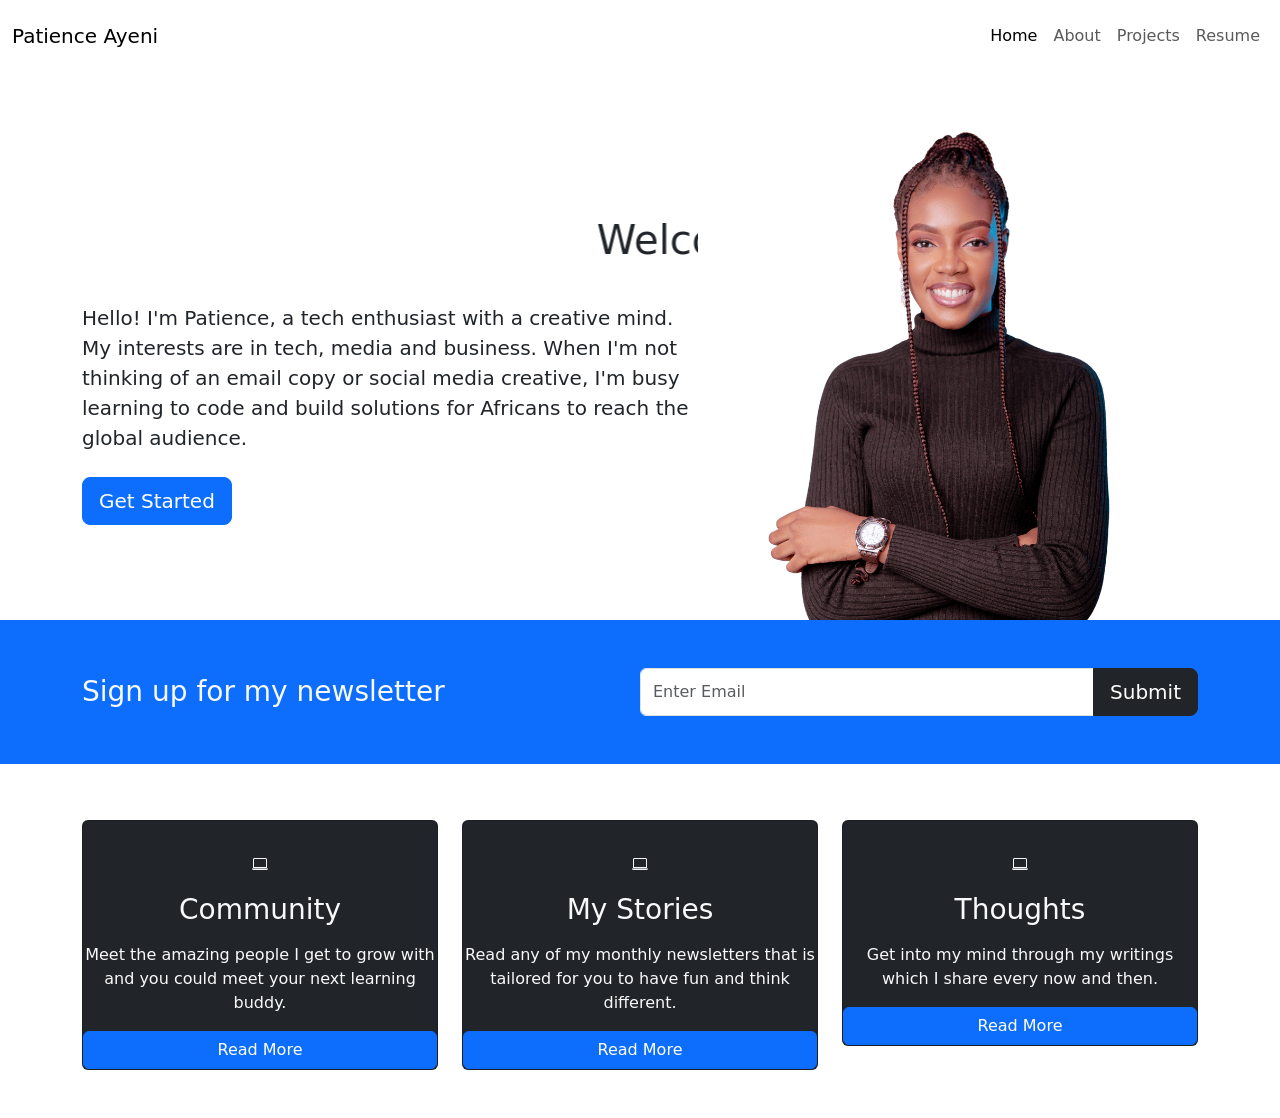
<file: index.html>
<!DOCTYPE html>
<html lang="en">
  <head>
    <meta charset="UTF-8" />
    <meta http-equiv="X-UA-Compatible" content="IE=edge" />
    <meta name="viewport" content="width=device-width, initial-scale=1.0" />
    <link
      href="https://cdn.jsdelivr.net/npm/bootstrap@5.2.1/dist/css/bootstrap.min.css"
      rel="stylesheet"
      integrity="sha384-iYQeCzEYFbKjA/T2uDLTpkwGzCiq6soy8tYaI1GyVh/UjpbCx/TYkiZhlZB6+fzT"
      crossorigin="anonymous"
      href="https://cdnjs.cloudflare.com/ajax/libs/font-awesome/6.2.0/css/all.min.css"
          integrity="sha512-xh6O/CkQoPOWDdYTDqeRdPCVd1SpvCA9XXcUnZS2FmJNp1coAFzvtCN9BmamE+4aHK8yyUHUSCcJHgXloTyT2A=="
          crossorigin="anonymous"
          referrerpolicy="no-referrer" />
          <link rel="stylesheet" href="https://cdn.jsdelivr.net/npm/bootstrap-icons@1.3.0/font/bootstrap-icons.css">

    <link rel="stylesheet" href="/asset/css/styles.css">

    <title>Patience Website</title>
  </head>
  <body>
    <!-- Navbar -->
    <nav class="navbar navbar-expand-lg bg-gradient py-3">
      <div class="container-fluid">
        <a class="navbar-brand" href="#">Patience Ayeni</a>
        <button
          class="navbar-toggler"
          type="button"
          data-bs-toggle="collapse"
          data-bs-target="#navbarText"
          aria-controls="navbarText"
          aria-expanded="false"
          aria-label="Toggle navigation"
        >
          <span class="navbar-toggler-icon"></span>
        </button>
        <div class="collapse navbar-collapse" id="navbarText">
          <ul class="navbar-nav ms-auto">
            <li class="nav-item">
              <a class="nav-link active" aria-current="page" href="home.html"
                >Home</a
              >
            </li>
            <li class="nav-item">
              <a class="nav-link" href="about.html">About</a>
            </li>
            <li class="nav-item">
              <a class="nav-link" href="projects.html">Projects</a>
            </li>
            <li class="nav-item">
              <a class="nav-link" href="resume.html">Resume</a>
            </li>
          </ul>
          <!-- <span class="navbar-text">
                  Hi! I'm Patience
                </span> -->
        </div>
      </div>
    </nav>
    <!-- Showcase -->
    <section
      class="bg-bright section text-dark p-5 p-lg-0 pt-lg-5 text-center text-sm-start"
    >
      <div class="container">
        <div class="d-sm-flex align-items-center justify-content-between">
          <div>
            <marquee
              ><h1>
                Welcome to
                <span class="text-warning"> Patience Ayeni's </span> Website
              </h1></marquee
            >
            <p class="lead my-4">
              Hello! I'm Patience, a tech enthusiast with a creative mind. My interests are in tech, media and business. When I'm not thinking of an email copy or social media
              creative, I'm busy learning to code and build solutions for Africans to reach the global audience.
            </p>
            <button class="btn btn-primary btn-lg">Get Started</button>
          </div>
          <img
            class="img-fluid w-50"
            src="asset/images/patience1.png"
            alt=""
          />
        </div>
      </div>
    </section>

    <!-- Newsletter -->
    <section class="bg-primary text-light p-5">
      <div class="container">
        <div class="d-md-flex justify-content-between align-items-center">
          <h3 class="mb-3 mb-md-0">Sign up for my newsletter</h3>

          <div class="input-group news-input">
            <input type="text" class="form-control" placeholder="Enter Email" />
            <button class="btn btn-dark btn-lg" type="button">Submit</button>
          </div>
        </div>
      </div>
    </section>

    <!-- Boxes -->
    <section class="p-5">
      <div class="container">
        <div class="row text-center">
          <div class="col-md-4 mt-2">
            <div class="card bg-dark text-light">
              <div class="card-body text-center">
                <div class="h1 mb-3"></div>
                <i class="bi bi-laptop"></i>
              </div>
              <h3 class="card-title mb-3">Community</h3>
              <p class="card-text"> Meet the amazing people I get to grow with and you could meet your next learning buddy.</p>
              <a href="#" class="btn btn-primary"> Read More</a>
            </div>
          </div>
          <div class="col-md-4 mt-2">
            <div class="card bg-dark text-light">
              <div class="card-body text-center">
              <div class="h1 mb-3"></div>
              <i class="bi bi-laptop"></i>
            </div>
            <h3 class="card-title mb-3">My Stories</h3>
            <p class="card-text"> Read any of my monthly newsletters that is tailored for you to have fun and think different.</p>
            <a href="#" class="btn btn-primary"> Read More</a>
          </div>
        </div>
          <div class="col-md-4 mt-2">
            <div class="card bg-dark text-light">
              <div class="card-body text-center">
                <div class="h1 mb-3"></div>
                <i class="bi bi-laptop"></i>
              </div>
              <h3 class="card-title mb-3">Thoughts</h3>
              <p class="card-text"> Get into my mind through my writings which I share every now and then.</p>
              <a href="#" class="btn btn-primary"> Read More </a>
            </div>
          </div>
        </div>
      </div>
    </section>

  

   

    <script
      src="https://cdn.jsdelivr.net/npm/bootstrap@5.2.1/dist/js/bootstrap.bundle.min.js"
      integrity="sha384-u1OknCvxWvY5kfmNBILK2hRnQC3Pr17a+RTT6rIHI7NnikvbZlHgTPOOmMi466C8"
      crossorigin="anonymous"
    ></script>
  </body>
</html>
</file>
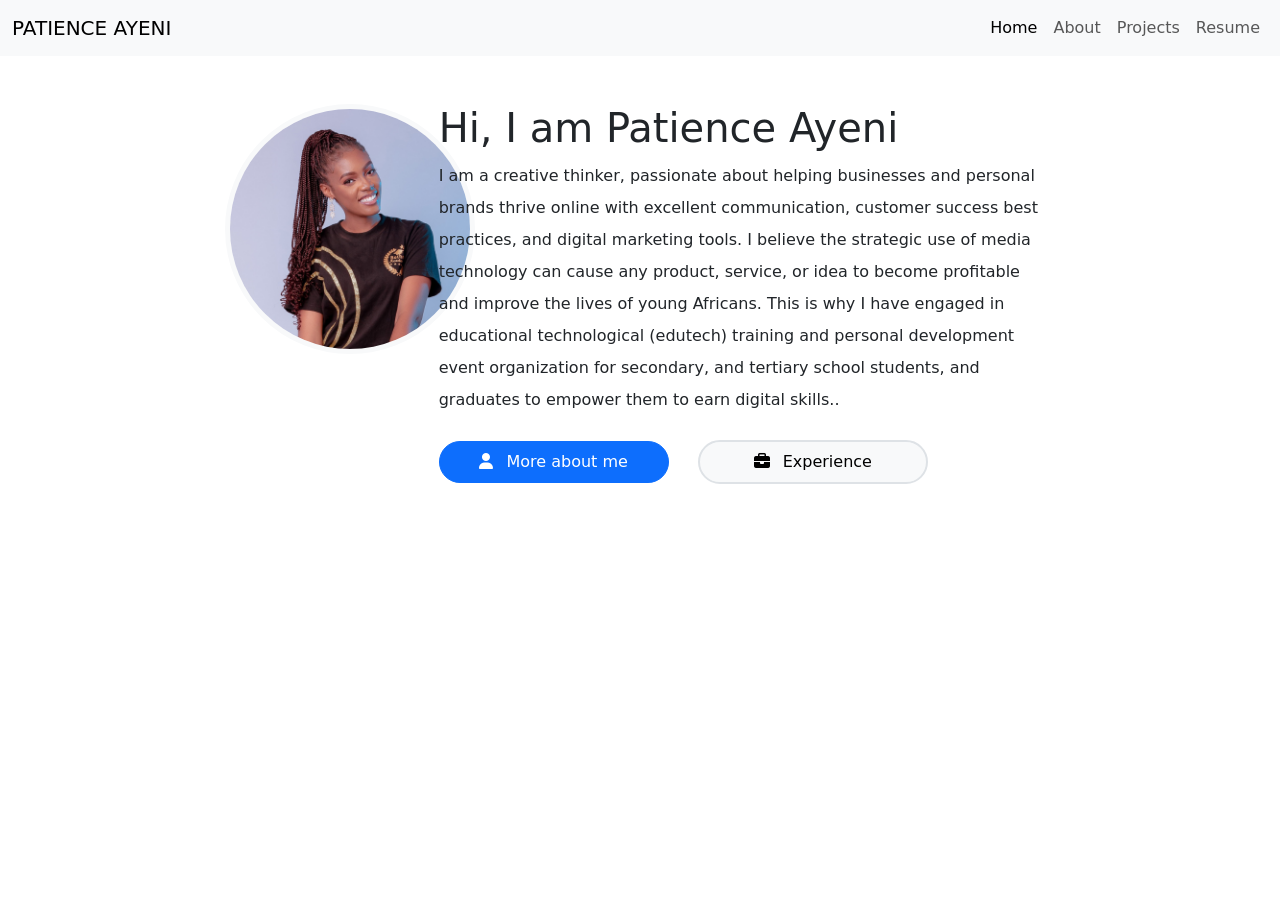
<file: about.html>
<!DOCTYPE html>
<html lang="en">
    <head>
        <meta charset="UTF-8">
        <meta http-equiv="X-UA-Compatible" content="IE=edge">
        <meta name="viewport" content="width=device-width, initial-scale=1.0">
             <link href="https://cdn.jsdelivr.net/npm/bootstrap@5.2.1/dist/css/bootstrap.min.css" rel="stylesheet" integrity="sha384-iYQeCzEYFbKjA/T2uDLTpkwGzCiq6soy8tYaI1GyVh/UjpbCx/TYkiZhlZB6+fzT" crossorigin="anonymous">
             <link rel="stylesheet"
          href="https://cdnjs.cloudflare.com/ajax/libs/font-awesome/6.2.0/css/all.min.css"
          integrity="sha512-xh6O/CkQoPOWDdYTDqeRdPCVd1SpvCA9XXcUnZS2FmJNp1coAFzvtCN9BmamE+4aHK8yyUHUSCcJHgXloTyT2A=="
          crossorigin="anonymous"
          referrerpolicy="no-referrer" />
             <link ref="stylesheet" href="/asset/css/styles.css">
                <title>Patience Website</title>                 
    </head>
    <body>
        <!-- Navbar -->
        <nav class="navbar navbar-expand-lg bg-light">
            <div class="container-fluid">
              <a class="navbar-brand" href="#">PATIENCE AYENI</a>
              <button class="navbar-toggler" type="button" data-bs-toggle="collapse" data-bs-target="#navbarText" aria-controls="navbarText" aria-expanded="false" aria-label="Toggle navigation">
                <span class="navbar-toggler-icon"></span>
              </button>
              <div class="collapse navbar-collapse" id="navbarText">
                <ul class="navbar-nav ms-auto">
                  <li class="nav-item">
                    <a class="nav-link active" aria-current="page" href="home.html">Home</a>
                  </li>
                  <li class="nav-item">
                    <a class="nav-link" href="about.html">About</a>
                  </li>
                  <li class="nav-item">
                    <a class="nav-link" href="projects.html">Projects</a>
                  </li>
                  <li class="nav-item">
                    <a class="nav-link" href="resume.html">Resume</a>
                  </li>
                </ul>
                <!-- <span class="navbar-text">
                  Hi! I'm Patience
                </span> -->
              </div>
            </div>
          </nav>
          <!-- Showcase -->
                <main class="container-fluid">
                    <div class="d-flex justify-content-center align-items-center">
                          <section class="row mt-5">
                            <div class="col-md-2"></div>
                                <div class="col-md-2 photo">
                                      <img style="height: 250px; width: 250px; object-fit: cover;"
                                           class="border border-light border-5 rounded-circle"
                                           src="asset/images/patience2.png"
                                           alt="Patience Ayeni">
                                </div>
                                <div class="presentation col-md-6">
                                      <h1 class="mb-2">Hi, I am <span class="text-gold">Patience Ayeni</span> </h1>
                                      <p style="line-height: 32px; font-weight: 400; ">I am a creative thinker, passionate about helping businesses and personal brands thrive online with excellent communication, customer success best practices, and digital marketing tools. I believe the strategic use of media technology can cause any product, service, or idea to become profitable and improve the lives of young Africans. This is why I have engaged in educational technological (edutech) training and personal development event organization for secondary, and tertiary school students, and graduates to empower them to earn digital skills..</p>
                                      <div class="mt-4">
                                            <button class="btn btn-primary rounded-pill me-4 py-2"
                                                    style="width:230px;">
                                                  <span class="d-inline-block me-2"><i class="fas text-white fa-user"></i></span>
                                                  More about
                                                  me</button>
        
                                            <button class="btn btn-light border border-2 rounded-pill py-2"
                                                    style="width:230px;">
                                                  <span class="d-inline-block me-2"><i class="fas fa-briefcase"></i></span>
                                                  Experience</button>
                                      </div>
                                </div>
                                <div class="col-md-2"></div>
                          </section>
        
                    </div>
              </main>

            </div>

            

        <script src="https://cdn.jsdelivr.net/npm/bootstrap@5.2.1/dist/js/bootstrap.bundle.min.js" integrity="sha384-u1OknCvxWvY5kfmNBILK2hRnQC3Pr17a+RTT6rIHI7NnikvbZlHgTPOOmMi466C8" crossorigin="anonymous"></script>
    </section>
          </div>
         </main>


    
    </body>
</html>
</file>
<file: asset/css/styles.css>
@media(min-width: 768px){
    .news-input{width: 50%;
    }
}

.nav-brand{font-family: cursive;}
</file>
